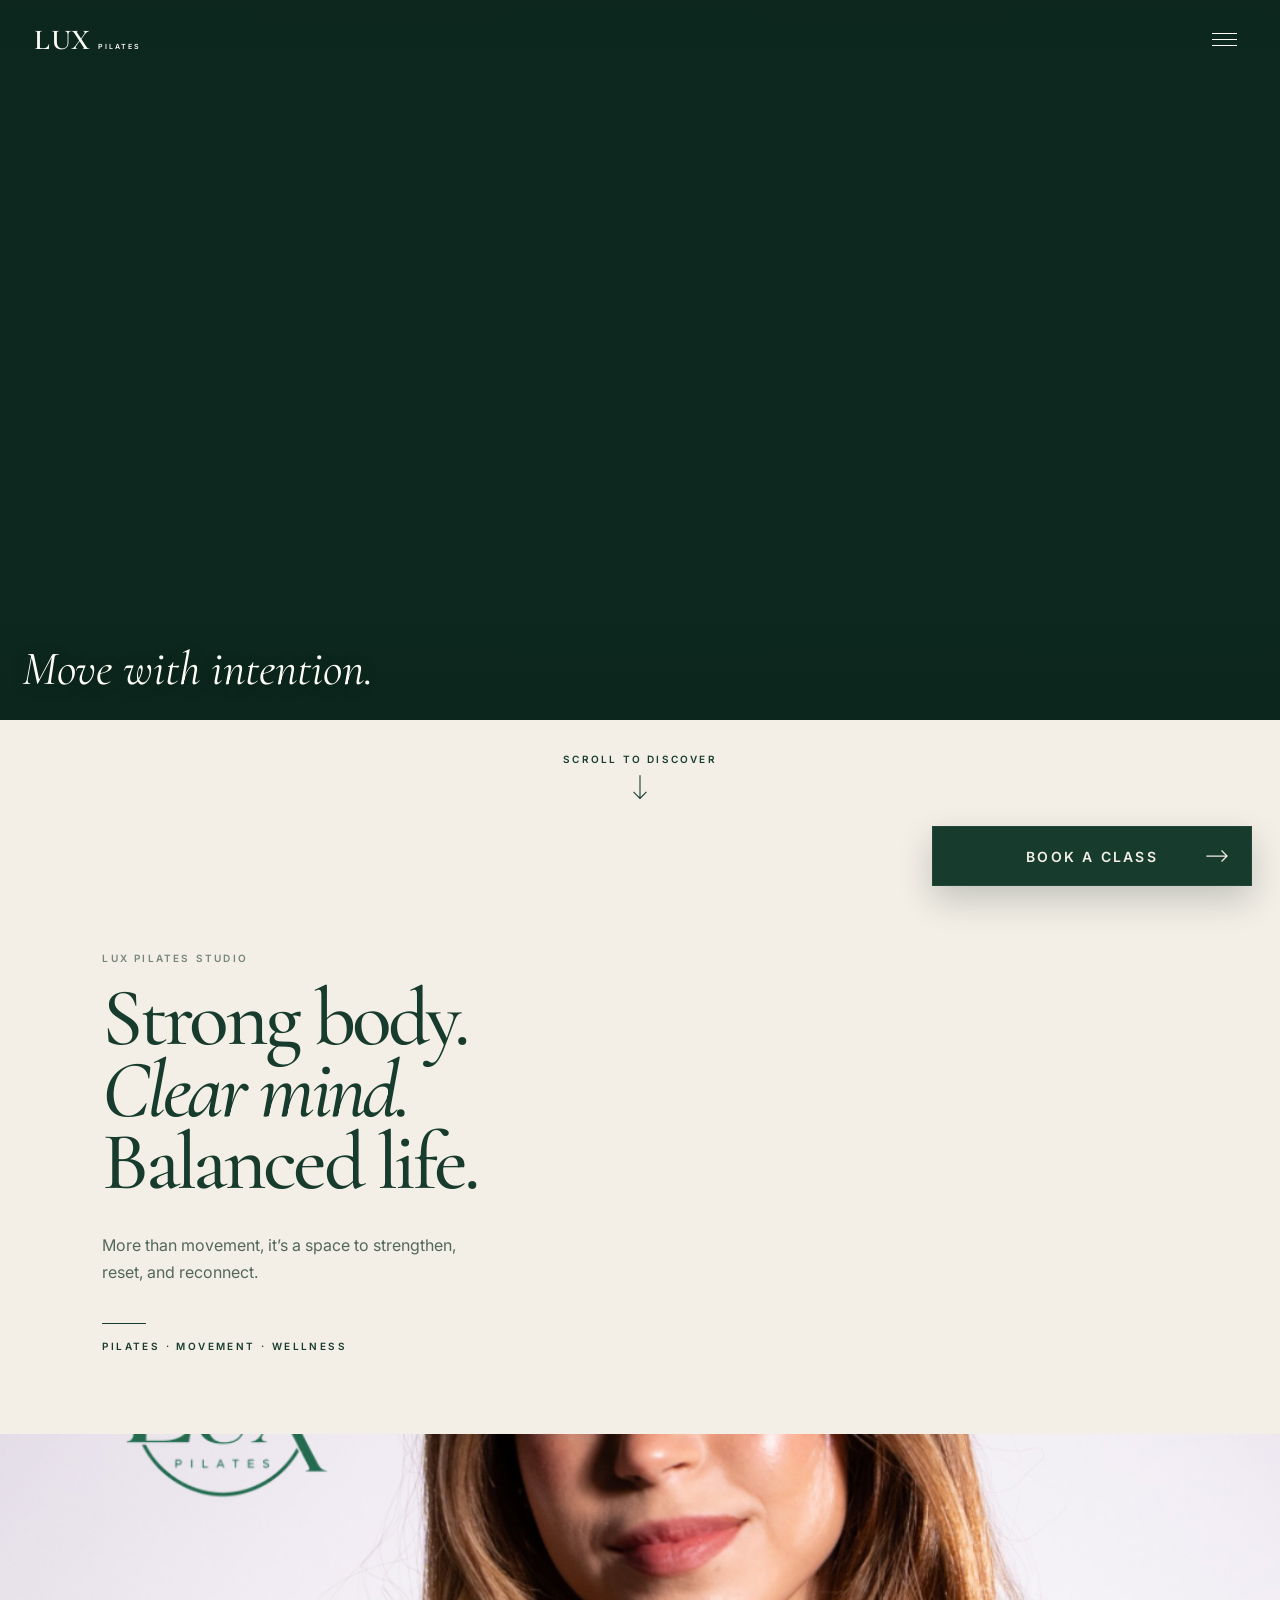
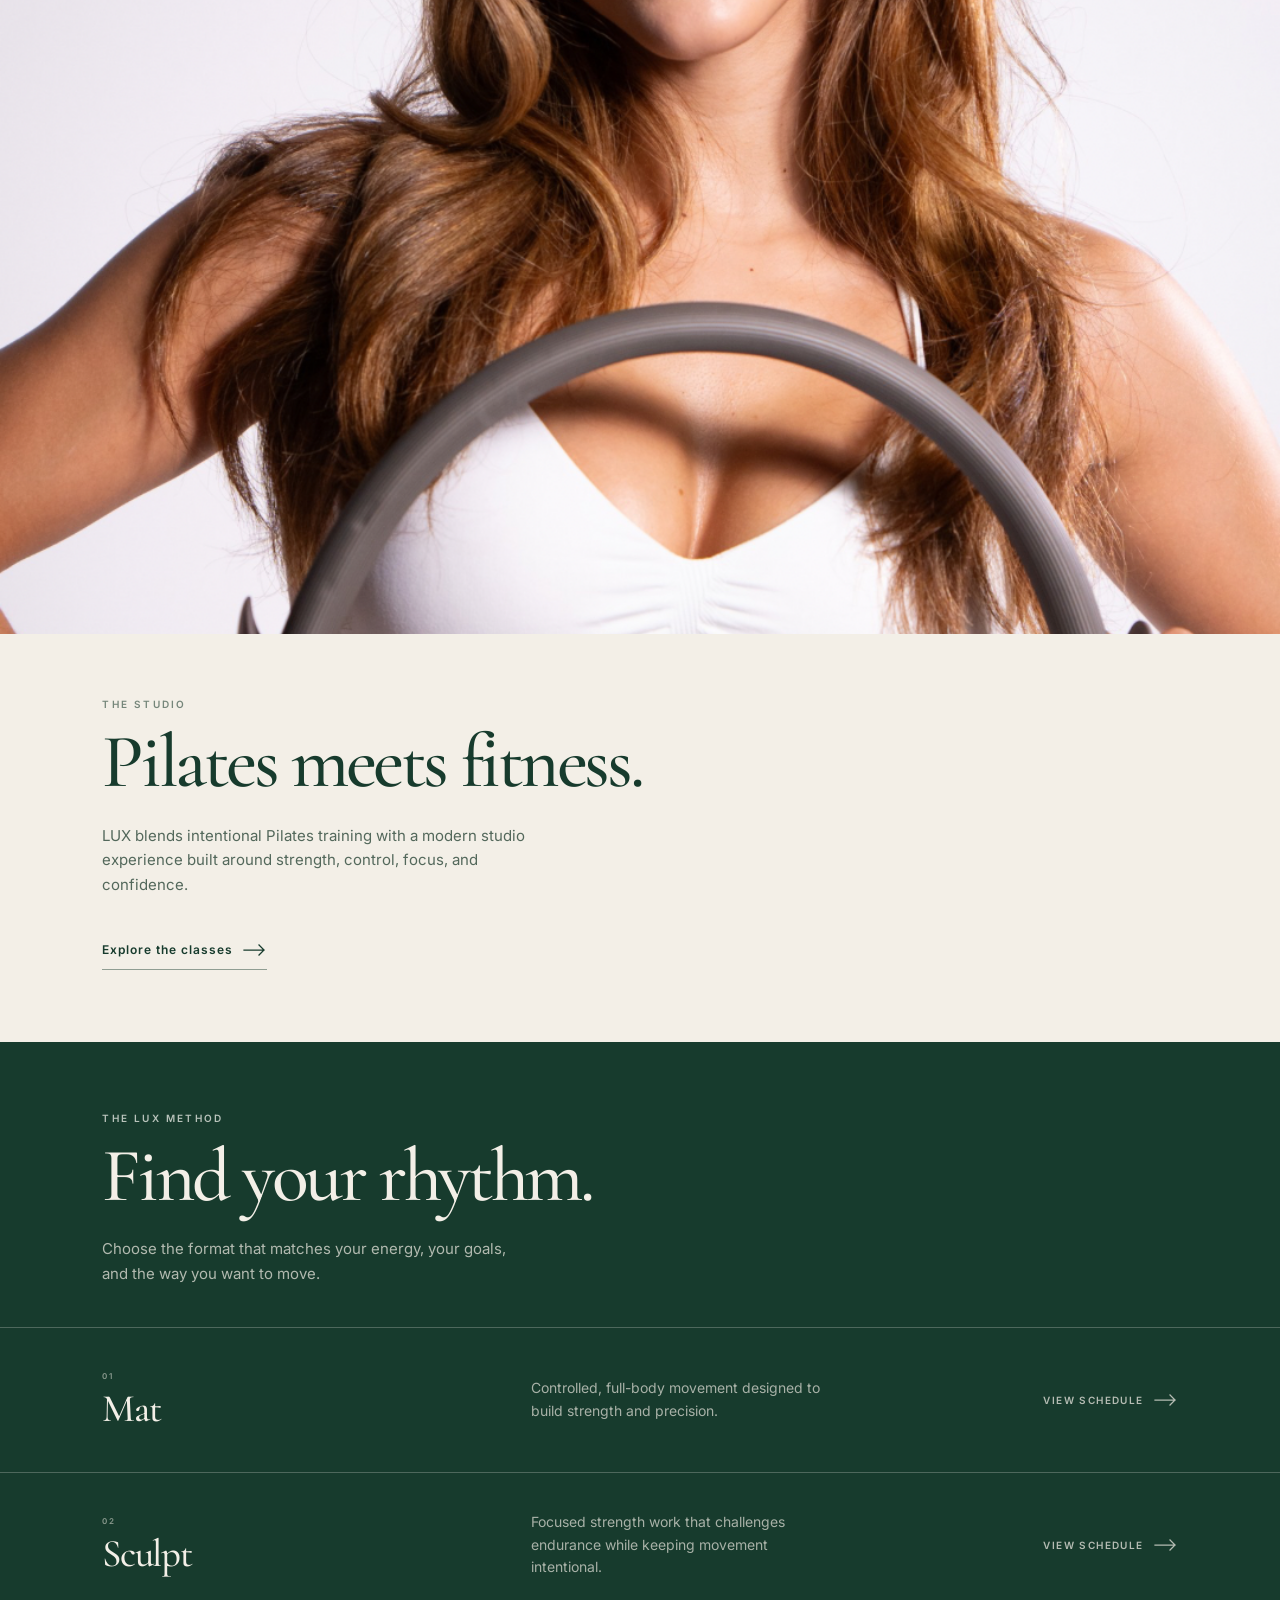
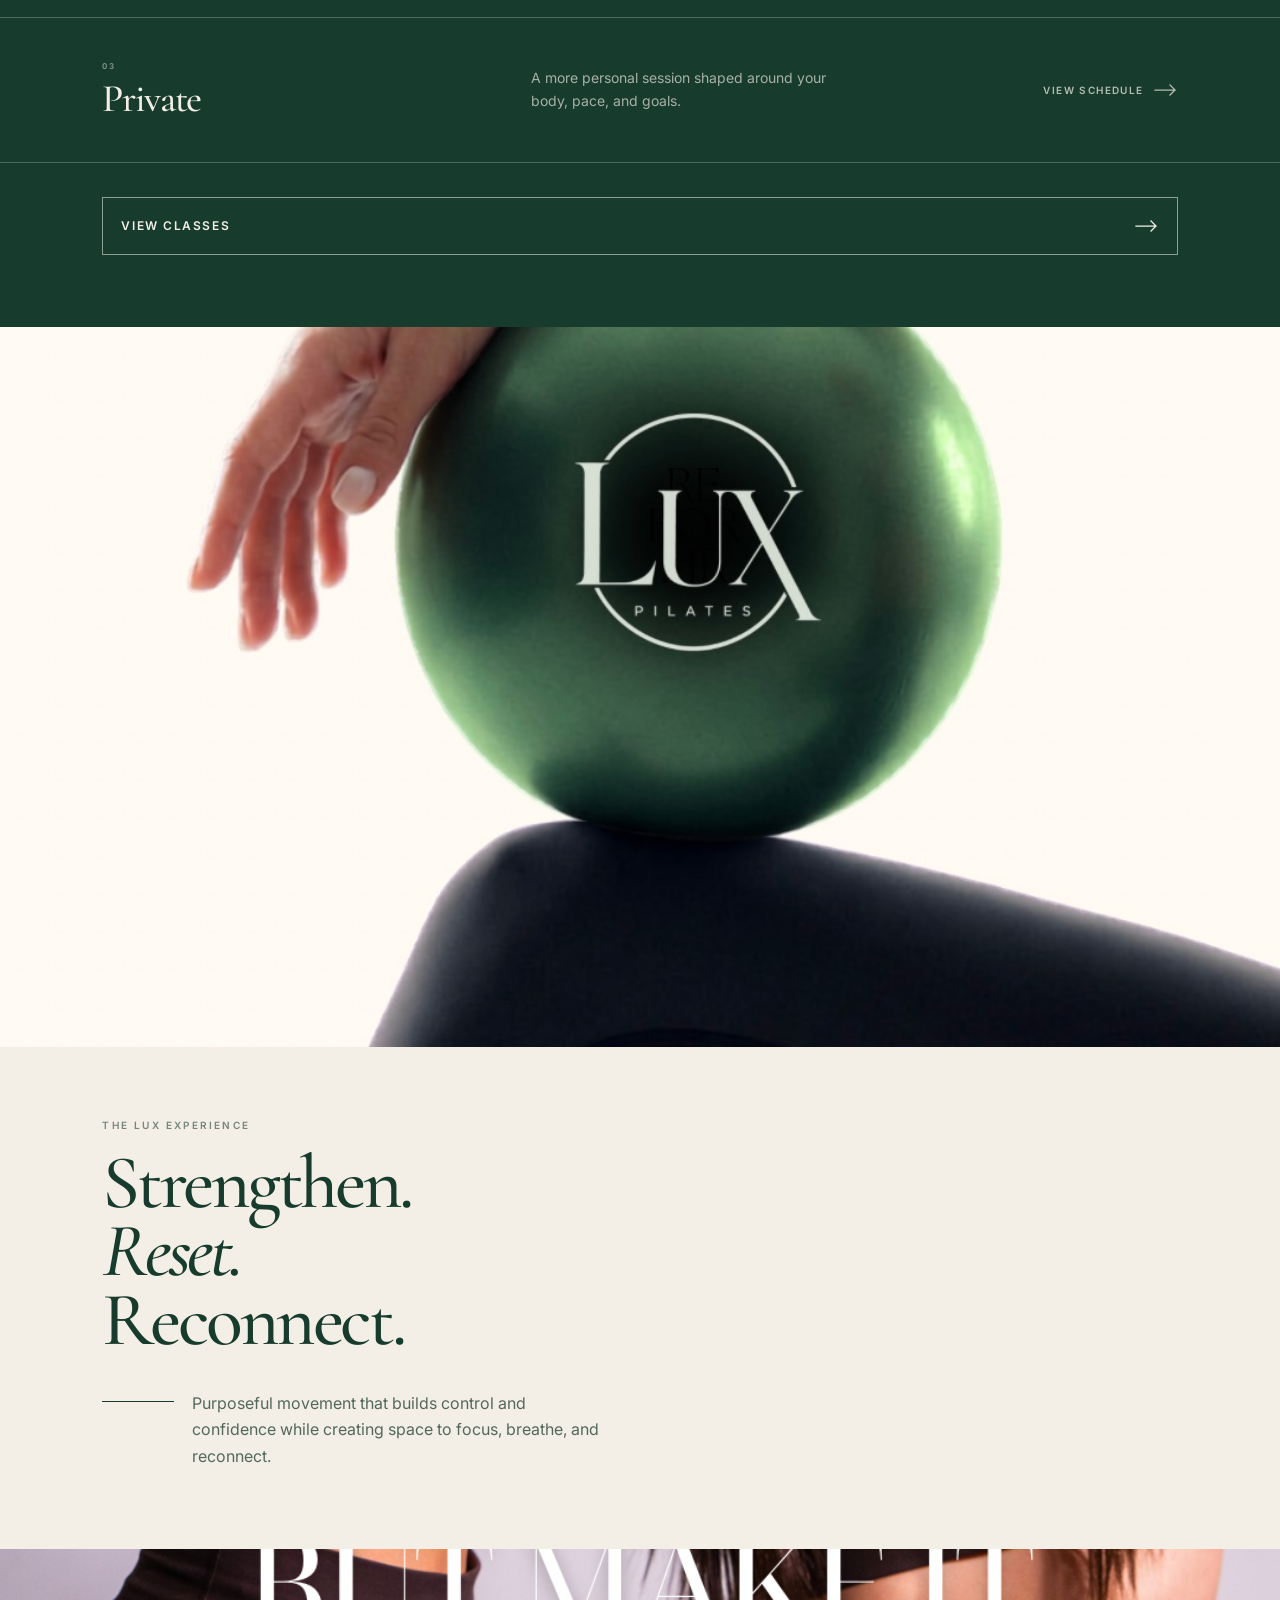
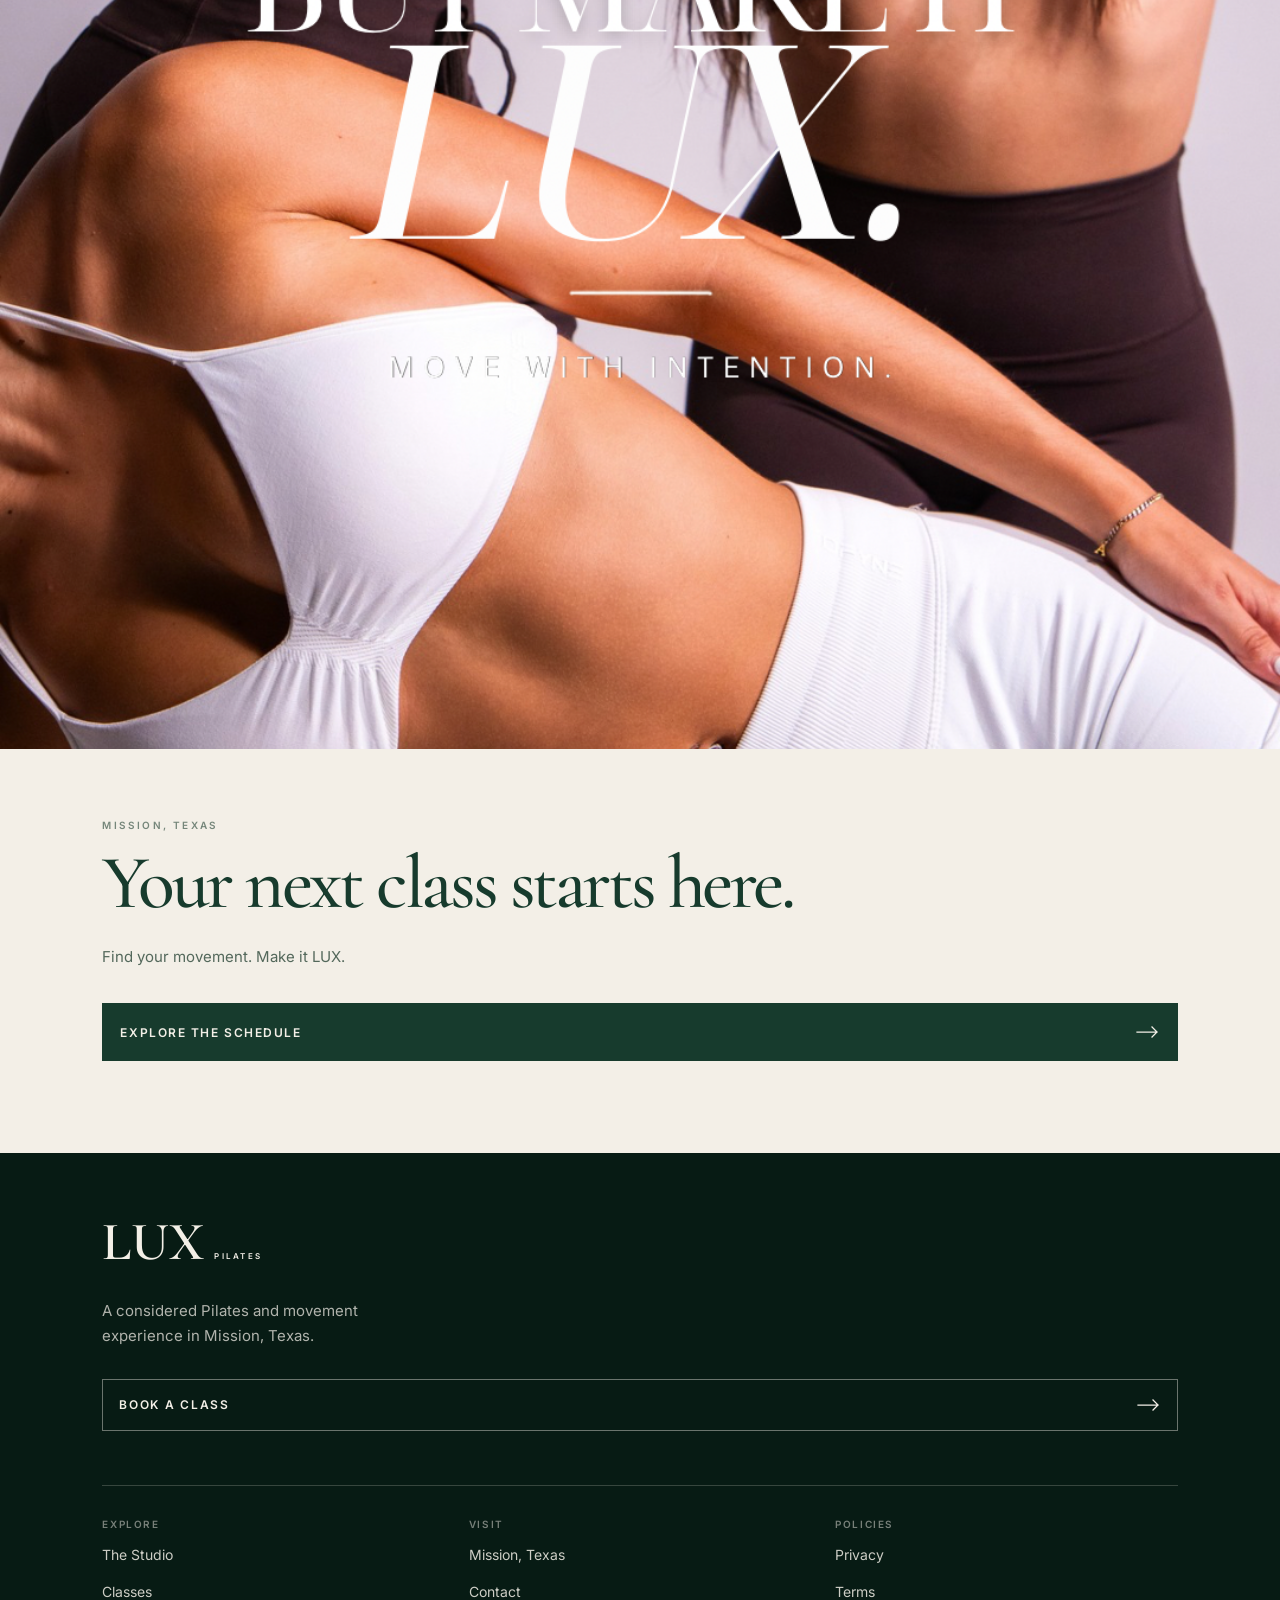
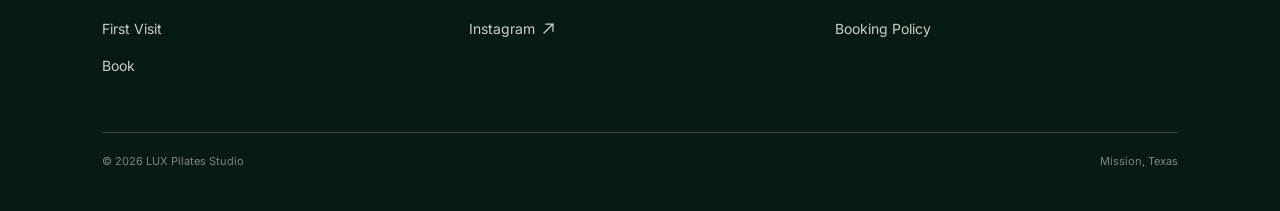
<file: index.html>
<!doctype html>
<html lang="en">
<head>
  <meta charset="utf-8" />
  <meta name="viewport" content="width=device-width, initial-scale=1, viewport-fit=cover" />
  <meta name="theme-color" content="#173b2d" />
  <meta name="description" content="LUX Pilates Studio in Mission, Texas. Strong body. Clear mind. Balanced life." />
  <title>LUX Pilates Studio — Mission, TX</title>
  <link rel="icon" href="data:image/svg+xml,%3Csvg xmlns='http://www.w3.org/2000/svg' viewBox='0 0 64 64'%3E%3Crect width='64' height='64' fill='%23173b2d'/%3E%3Ctext x='32' y='45' text-anchor='middle' font-family='serif' font-size='44' fill='%23f3efe7'%3EL%3C/text%3E%3C/svg%3E" />

  <link rel="preconnect" href="https://fonts.googleapis.com">
  <link rel="preconnect" href="https://fonts.gstatic.com" crossorigin>
  <link href="https://fonts.googleapis.com/css2?family=Cormorant+Garamond:ital,wght@0,500;0,600;1,500&family=Inter:wght@400;500;600&display=swap" rel="stylesheet">
  <link rel="stylesheet" href="styles.css?v=20260925-6" />
</head>

<body class="home-page">
  <main>
    <section class="hero" aria-label="LUX Pilates introduction">
      <video
        id="heroVideo"
        class="hero__video"
        autoplay
        muted
        playsinline
        loop
        preload="metadata"
      >
        <source src="lux-hero.mp4" type="video/mp4" />
      </video>
      <div class="hero__veil" aria-hidden="true"></div>

      <header id="siteHeader" class="site-header js-reveal" aria-label="Primary navigation">
        <a class="wordmark" href="index.html" aria-label="LUX Pilates home">
          <span class="wordmark__lux">LUX</span>
          <span class="wordmark__studio">PILATES</span>
        </a>

        <button class="menu-toggle" type="button" aria-label="Open menu" aria-controls="mobileMenu" aria-expanded="false">
          <span></span><span></span><span></span>
        </button>
      </header>

      <div class="hero__caption js-reveal" aria-hidden="true">
        <span>Move with intention.</span>
      </div>

      <a id="bookingCta" class="booking-cta js-reveal" href="booking.html">
        <span>BOOK A CLASS</span>
        <svg class="icon-arrow" viewBox="0 0 24 12" aria-hidden="true"><path d="M1 6h20M16 1l5 5-5 5" /></svg>
      </a>
    </section>

    <div class="scroll-cue" aria-hidden="true">
      <span>SCROLL TO DISCOVER</span>
      <svg viewBox="0 0 20 30"><path d="M10 1v26M3 20l7 7 7-7" /></svg>
    </div>

    <section class="brand-manifesto section-pad reveal-on-scroll" id="about">
      <p class="eyebrow">LUX PILATES STUDIO</p>
      <h1>
        Strong body.<br>
        <em>Clear mind.</em><br>
        Balanced life.
      </h1>
      <p class="lead-copy">
        More than movement, it’s a space to strengthen, reset, and reconnect.
      </p>
      <div class="micro-rule" aria-hidden="true"></div>
      <p class="micro-copy">PILATES · MOVEMENT · WELLNESS</p>
    </section>

    <section class="editorial-image editorial-image--portrait reveal-on-scroll" aria-label="LUX Pilates portrait"></section>

    <section class="intro-copy section-pad reveal-on-scroll" id="first-visit">
      <p class="eyebrow">THE STUDIO</p>
      <h2>Pilates meets fitness.</h2>
      <p>
        LUX blends intentional Pilates training with a modern studio experience built around strength, control, focus, and confidence.
      </p>
      <a class="text-link" href="#classes">Explore the classes <svg class="icon-arrow" viewBox="0 0 24 12" aria-hidden="true"><path d="M1 6h20M16 1l5 5-5 5" /></svg></a>
    </section>

    <section class="class-section" id="classes">
      <div class="class-section__header section-pad reveal-on-scroll">
        <p class="eyebrow">THE LUX METHOD</p>
        <h2>Find your rhythm.</h2>
        <p>
          Choose the format that matches your energy, your goals, and the way you want to move.
        </p>
      </div>

      <div class="class-list">
        <a class="class-row reveal-on-scroll" href="booking.html" aria-label="View Mat classes">
          <div>
            <span class="class-row__index">01</span>
            <h3>Mat</h3>
          </div>
          <p>Controlled, full-body movement designed to build strength and precision.</p>
          <span class="class-row__action">VIEW SCHEDULE <svg class="icon-arrow" viewBox="0 0 24 12" aria-hidden="true"><path d="M1 6h20M16 1l5 5-5 5" /></svg></span>
        </a>

        <a class="class-row reveal-on-scroll" href="booking.html" aria-label="View Sculpt classes">
          <div>
            <span class="class-row__index">02</span>
            <h3>Sculpt</h3>
          </div>
          <p>Focused strength work that challenges endurance while keeping movement intentional.</p>
          <span class="class-row__action">VIEW SCHEDULE <svg class="icon-arrow" viewBox="0 0 24 12" aria-hidden="true"><path d="M1 6h20M16 1l5 5-5 5" /></svg></span>
        </a>

        <a class="class-row reveal-on-scroll" href="booking.html" aria-label="View Private sessions">
          <div>
            <span class="class-row__index">03</span>
            <h3>Private</h3>
          </div>
          <p>A more personal session shaped around your body, pace, and goals.</p>
          <span class="class-row__action">VIEW SCHEDULE <svg class="icon-arrow" viewBox="0 0 24 12" aria-hidden="true"><path d="M1 6h20M16 1l5 5-5 5" /></svg></span>
        </a>
      </div>

      <div class="class-section__cta reveal-on-scroll">
        <a class="outline-button" href="booking.html">VIEW CLASSES <svg class="icon-arrow" viewBox="0 0 24 12" aria-hidden="true"><path d="M1 6h20M16 1l5 5-5 5" /></svg></a>
      </div>
    </section>

    <section class="editorial-image editorial-image--ball reveal-on-scroll" aria-label="LUX Pilates green ball image"></section>

    <section class="lux-values section-pad">
      <p class="eyebrow reveal-on-scroll">THE LUX EXPERIENCE</p>
      <h2 class="reveal-on-scroll">Strengthen.<br><em>Reset.</em><br>Reconnect.</h2>
      <div class="lux-values__statement reveal-on-scroll">
        <span aria-hidden="true"></span>
        <p>Purposeful movement that builds control and confidence while creating space to focus, breathe, and reconnect.</p>
      </div>
    </section>

    <section class="editorial-image editorial-image--lux reveal-on-scroll" aria-label="Pilates but make it LUX"></section>

    <section class="closing-cta section-pad reveal-on-scroll">
      <p class="eyebrow">MISSION, TEXAS</p>
      <h2>Your next class starts here.</h2>
      <p>Find your movement. Make it LUX.</p>
      <a class="primary-button" href="booking.html">
        <span>EXPLORE THE SCHEDULE</span>
        <svg class="icon-arrow" viewBox="0 0 24 12" aria-hidden="true"><path d="M1 6h20M16 1l5 5-5 5" /></svg>
      </a>
    </section>

    <footer class="site-footer" id="footer">
      <div class="site-footer__intro">
        <div class="site-footer__brand">
          <div class="footer-mark">LUX</div>
          <span>PILATES</span>
        </div>
        <p>A considered Pilates and movement experience in Mission, Texas.</p>
        <a class="site-footer__book" href="booking.html">BOOK A CLASS <svg class="icon-arrow" viewBox="0 0 24 12" aria-hidden="true"><path d="M1 6h20M16 1l5 5-5 5" /></svg></a>
      </div>

      <div class="site-footer__grid">
        <nav aria-label="Footer navigation">
          <p>EXPLORE</p>
          <a href="#about">The Studio</a>
          <a href="#classes">Classes</a>
          <a href="#first-visit">First Visit</a>
          <a href="booking.html">Book</a>
        </nav>

        <div>
          <p>VISIT</p>
          <span>Mission, Texas</span>
          <a href="information.html#contact">Contact</a>
          <a href="https://www.instagram.com/lux.pilatestudio/" target="_blank" rel="noreferrer">Instagram <svg class="icon-external" viewBox="0 0 14 14" aria-hidden="true"><path d="M5 2h7v7M12 2 3 11" /></svg></a>
        </div>

        <div>
          <p>POLICIES</p>
          <a href="information.html#privacy">Privacy</a>
          <a href="information.html#terms">Terms</a>
          <a href="information.html#booking-policy">Booking Policy</a>
        </div>
      </div>

      <div class="site-footer__bottom">
        <p>© 2026 LUX Pilates Studio</p>
        <p>Mission, Texas</p>
      </div>
    </footer>
  </main>

  <aside id="mobileMenu" class="mobile-menu" aria-hidden="true" inert>
    <div class="mobile-menu__top">
      <div class="wordmark wordmark--dark" aria-hidden="true">
        <span class="wordmark__lux">LUX</span>
        <span class="wordmark__studio">PILATES</span>
      </div>
      <button class="menu-close" type="button" aria-label="Close menu">×</button>
    </div>

    <nav class="mobile-menu__links" aria-label="Mobile">
      <a href="#about">The Studio</a>
      <a href="#classes">Classes</a>
      <a href="#first-visit">First Visit</a>
      <a href="booking.html">Book</a>
    </nav>

    <div class="mobile-menu__footer">
      <p>Mission, Texas</p>
      <a href="https://www.instagram.com/lux.pilatestudio/" target="_blank" rel="noreferrer">Instagram</a>
    </div>
  </aside>

  <script src="script.js?v=20260925-3"></script>
</body>
</html>
</file>
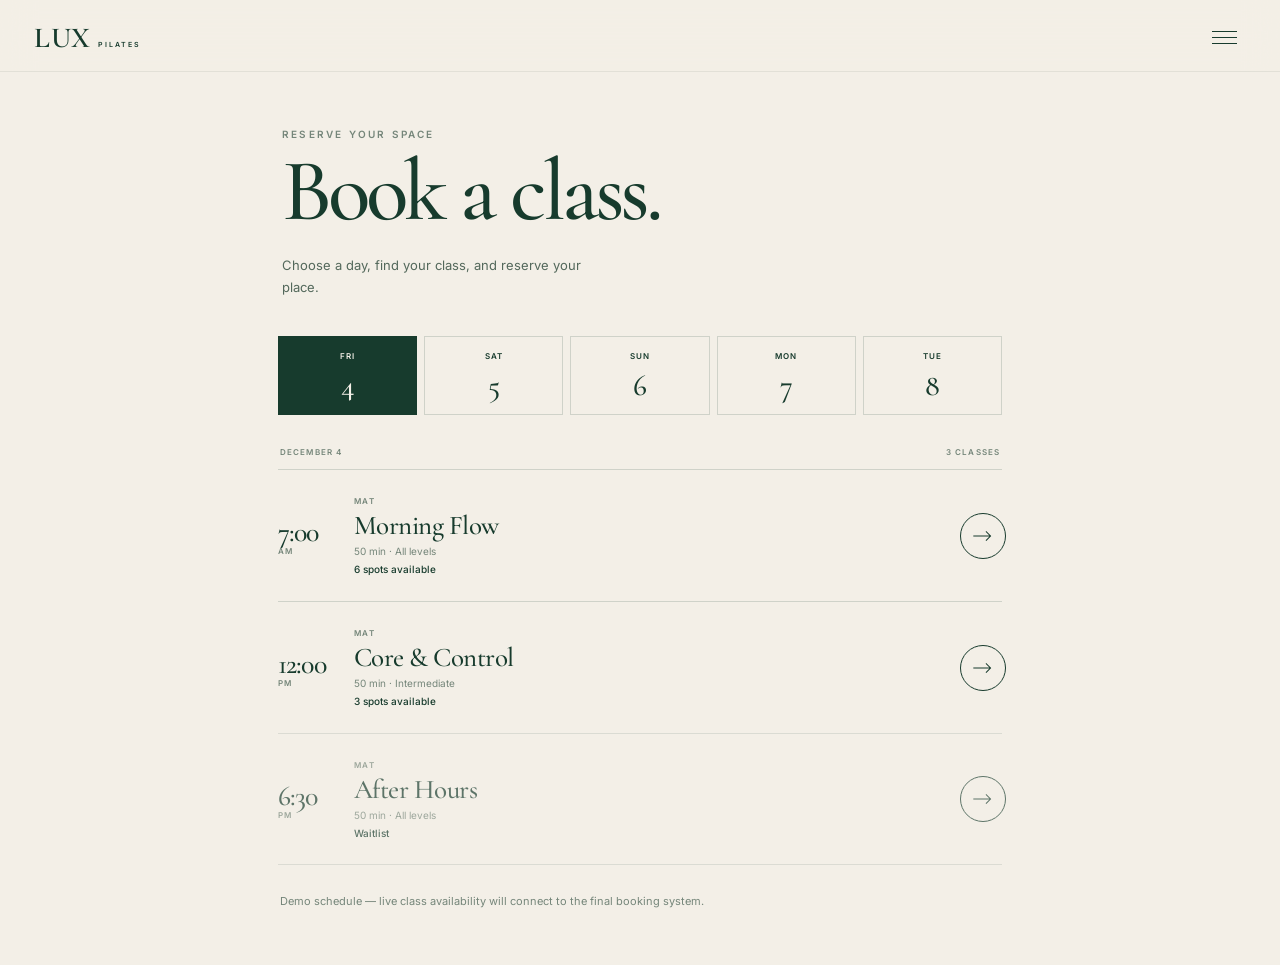
<file: booking.html>
<!doctype html>
<html lang="en">
<head>
  <meta charset="utf-8" />
  <meta name="viewport" content="width=device-width, initial-scale=1, viewport-fit=cover" />
  <meta name="theme-color" content="#f3ede4" />
  <meta name="description" content="Book a class at LUX Pilates Studio." />
  <title>Book a Class — LUX Pilates</title>
  <link rel="icon" href="data:image/svg+xml,%3Csvg xmlns='http://www.w3.org/2000/svg' viewBox='0 0 64 64'%3E%3Crect width='64' height='64' fill='%23173b2d'/%3E%3Ctext x='32' y='45' text-anchor='middle' font-family='serif' font-size='44' fill='%23f3efe7'%3EL%3C/text%3E%3C/svg%3E" />
  <link rel="preconnect" href="https://fonts.googleapis.com">
  <link rel="preconnect" href="https://fonts.gstatic.com" crossorigin>
  <link href="https://fonts.googleapis.com/css2?family=Cormorant+Garamond:ital,wght@0,500;1,500&family=Inter:wght@400;500;600&display=swap" rel="stylesheet">
  <link rel="stylesheet" href="styles.css?v=20260925-6" />
</head>
<body class="booking-page">
  <header class="booking-header">
    <a class="wordmark wordmark--dark" href="index.html" aria-label="LUX Pilates home">
      <span class="wordmark__lux">LUX</span>
      <span class="wordmark__studio">PILATES</span>
    </a>
    <button class="menu-toggle menu-toggle--dark" type="button" aria-label="Open menu" aria-controls="mobileMenu" aria-expanded="false">
      <span></span><span></span><span></span>
    </button>
  </header>

  <main class="booking-main">
    <section class="booking-intro">
      <p class="eyebrow">RESERVE YOUR SPACE</p>
      <h1>Book a class.</h1>
      <p>Choose a day, find your class, and reserve your place.</p>
    </section>

    <section class="date-strip" aria-label="Choose a day">
      <button class="date-chip is-active" type="button" aria-pressed="true">
        <span>FRI</span><strong>25</strong>
      </button>
      <button class="date-chip" type="button" aria-pressed="false">
        <span>SAT</span><strong>26</strong>
      </button>
      <button class="date-chip" type="button" aria-pressed="false">
        <span>SUN</span><strong>27</strong>
      </button>
      <button class="date-chip" type="button" aria-pressed="false">
        <span>MON</span><strong>28</strong>
      </button>
      <button class="date-chip" type="button" aria-pressed="false">
        <span>TUE</span><strong>29</strong>
      </button>
    </section>

    <section class="schedule" aria-label="Available classes">
      <div class="schedule-heading">
        <span>SEPTEMBER 25</span>
        <span>3 CLASSES</span>
      </div>

      <article class="class-card" data-class-card>
        <div class="class-card__time">
          <strong>7:00</strong><span>AM</span>
        </div>
        <div class="class-card__body">
          <p class="class-card__type">REFORMER</p>
          <h2>Morning Flow</h2>
          <p>50 min · All levels</p>
          <p class="availability">6 spots available</p>
        </div>
        <button class="class-card__action" type="button" aria-label="Reserve Morning Flow"><svg class="icon-arrow" viewBox="0 0 24 12" aria-hidden="true"><path d="M1 6h20M16 1l5 5-5 5" /></svg></button>
      </article>

      <article class="class-card" data-class-card>
        <div class="class-card__time">
          <strong>12:00</strong><span>PM</span>
        </div>
        <div class="class-card__body">
          <p class="class-card__type">REFORMER</p>
          <h2>Core & Control</h2>
          <p>50 min · Intermediate</p>
          <p class="availability">3 spots available</p>
        </div>
        <button class="class-card__action" type="button" aria-label="Reserve Core and Control"><svg class="icon-arrow" viewBox="0 0 24 12" aria-hidden="true"><path d="M1 6h20M16 1l5 5-5 5" /></svg></button>
      </article>

      <article class="class-card class-card--waitlist" data-class-card>
        <div class="class-card__time">
          <strong>6:30</strong><span>PM</span>
        </div>
        <div class="class-card__body">
          <p class="class-card__type">REFORMER</p>
          <h2>After Hours</h2>
          <p>50 min · All levels</p>
          <p class="availability">Waitlist</p>
        </div>
        <button class="class-card__action" type="button" aria-label="Join After Hours waitlist"><svg class="icon-arrow" viewBox="0 0 24 12" aria-hidden="true"><path d="M1 6h20M16 1l5 5-5 5" /></svg></button>
      </article>
    </section>

    <p class="booking-disclaimer">Demo schedule — live class availability will connect to the final booking system.</p>
  </main>

  <div id="bookingSheet" class="booking-sheet" aria-hidden="true" hidden>
    <button class="booking-sheet__backdrop" type="button" aria-label="Close booking details"></button>
    <section
      class="booking-sheet__panel"
      role="dialog"
      aria-modal="true"
      aria-labelledby="bookingSheetTitle"
    >
      <button class="booking-sheet__close" type="button" aria-label="Close booking details">×</button>

      <div class="booking-sheet__selection" data-booking-selection>
        <p class="eyebrow">YOUR CLASS</p>
        <p class="booking-sheet__date" data-booking-date></p>
        <h2 id="bookingSheetTitle" data-booking-title></h2>
        <p class="booking-sheet__meta" data-booking-meta></p>
        <p class="booking-sheet__availability" data-booking-availability></p>
        <button class="booking-sheet__reserve" type="button" data-booking-reserve>RESERVE SPOT <svg class="icon-arrow" viewBox="0 0 24 12" aria-hidden="true"><path d="M1 6h20M16 1l5 5-5 5" /></svg></button>
      </div>

      <div class="booking-sheet__confirmation" data-booking-confirmation hidden>
        <p class="booking-sheet__check" aria-hidden="true">✓</p>
        <p class="eyebrow">DEMO CONFIRMATION</p>
        <h2 data-confirmation-title>Your spot is reserved.</h2>
        <p data-confirmation-copy>This demo reservation has been confirmed.</p>
        <button class="booking-sheet__done" type="button" data-booking-done>DONE</button>
      </div>
    </section>
  </div>

  <aside id="mobileMenu" class="mobile-menu" aria-hidden="true" inert>
    <div class="mobile-menu__top">
      <div class="wordmark wordmark--dark" aria-hidden="true">
        <span class="wordmark__lux">LUX</span>
        <span class="wordmark__studio">PILATES</span>
      </div>
      <button class="menu-close" type="button" aria-label="Close menu">×</button>
    </div>
    <nav class="mobile-menu__links" aria-label="Mobile">
      <a href="index.html#about">The Studio</a>
      <a href="index.html#classes">Classes</a>
      <a href="index.html#first-visit">First Visit</a>
      <a href="booking.html" aria-current="page">Book</a>
    </nav>
    <p class="mobile-menu__note">Pilates meets fitness.</p>
  </aside>

  <script src="script.js?v=20260925-3"></script>
</body>
</html>
</file>
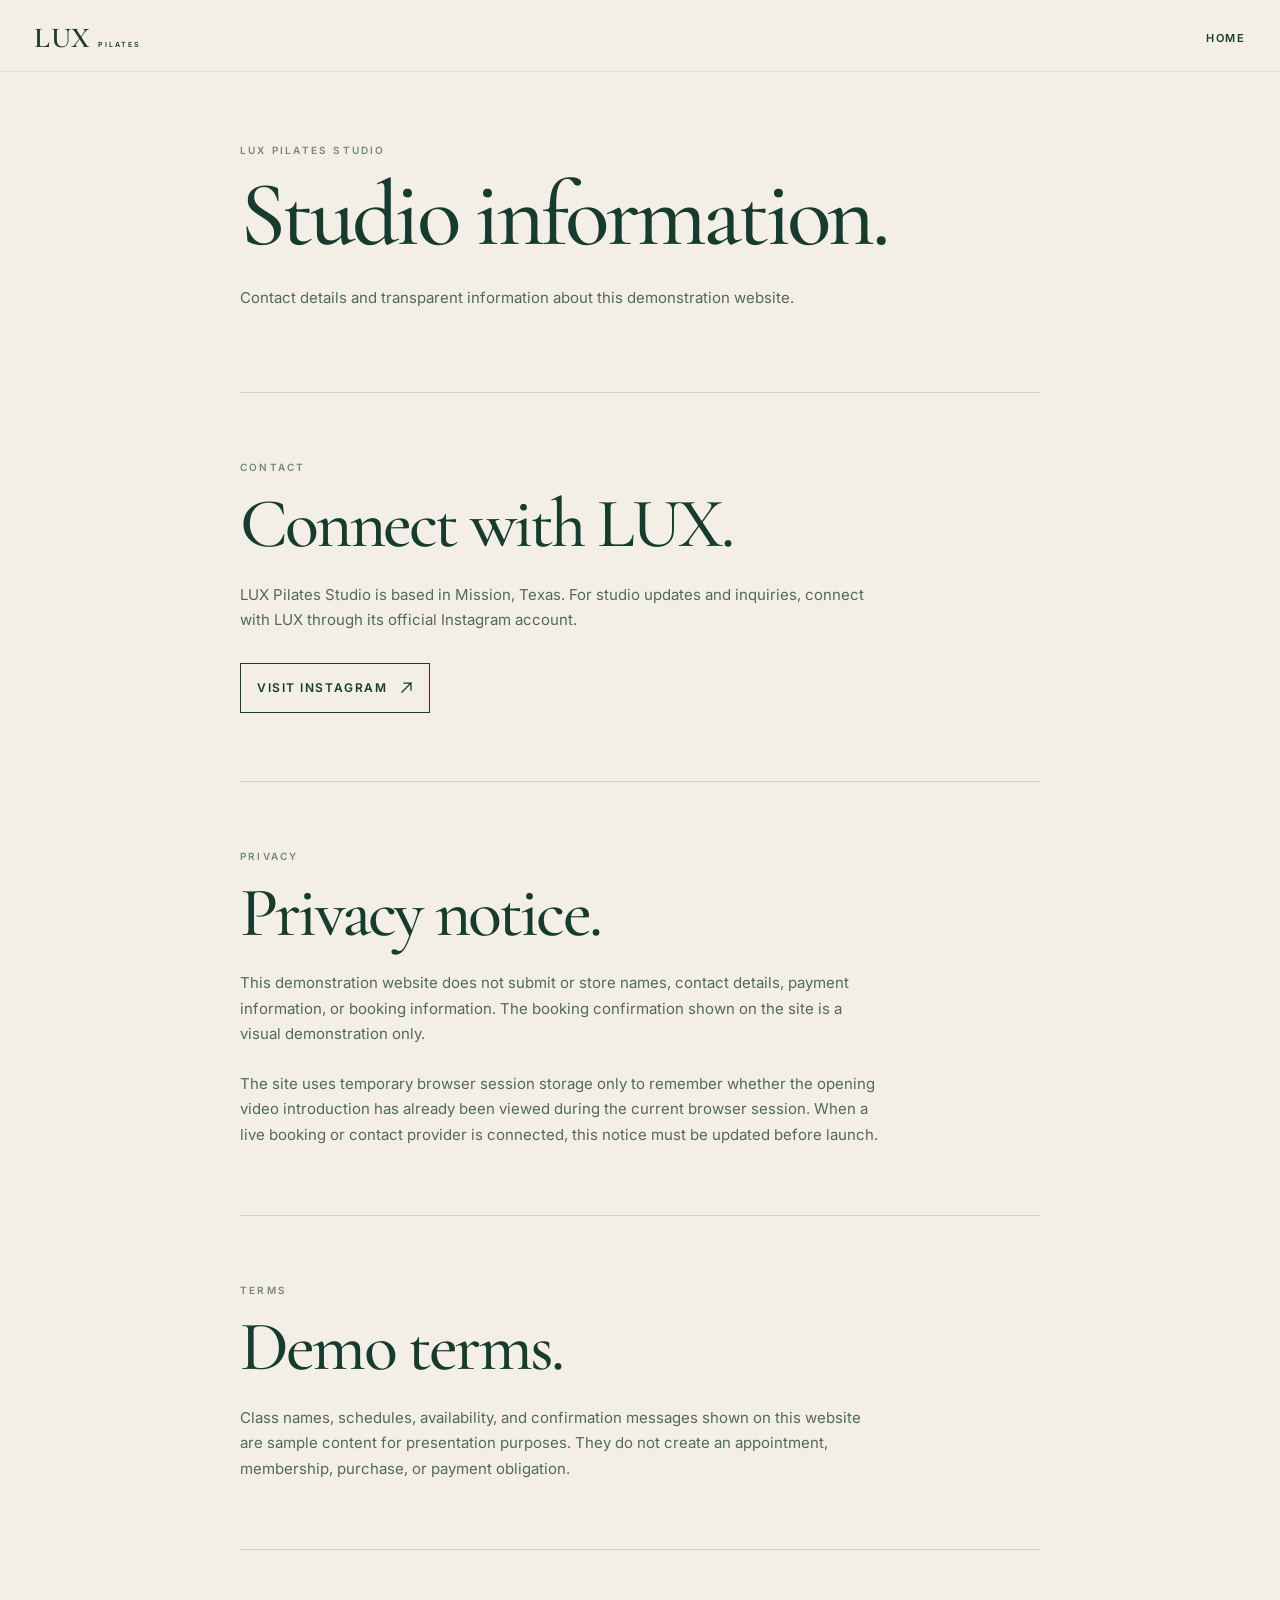
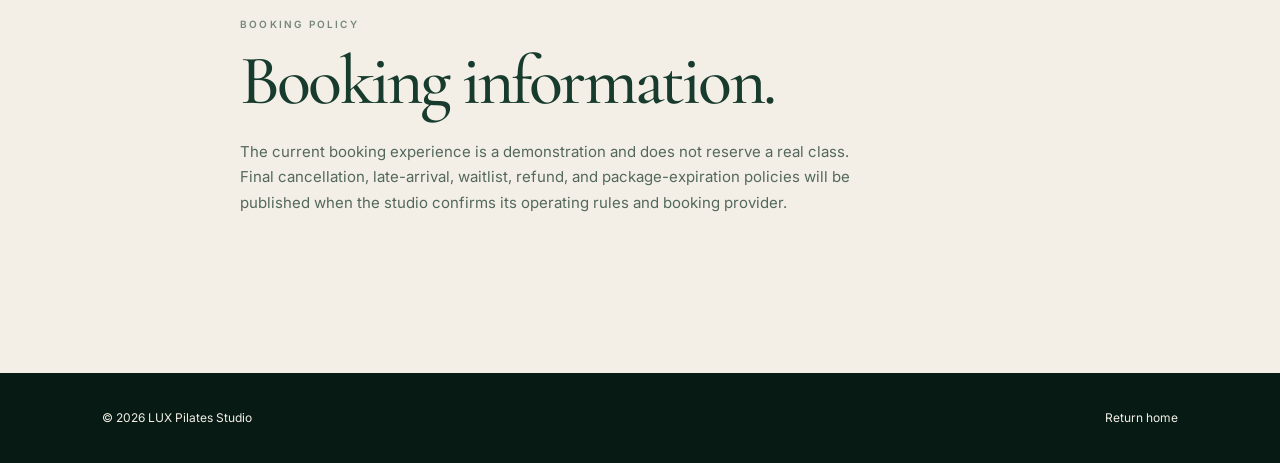
<file: information.html>
<!doctype html>
<html lang="en">
<head>
  <meta charset="utf-8" />
  <meta name="viewport" content="width=device-width, initial-scale=1, viewport-fit=cover" />
  <meta name="theme-color" content="#f3efe7" />
  <meta name="description" content="Contact and website policies for LUX Pilates Studio." />
  <title>Contact & Policies — LUX Pilates</title>
  <link rel="icon" href="data:image/svg+xml,%3Csvg xmlns='http://www.w3.org/2000/svg' viewBox='0 0 64 64'%3E%3Crect width='64' height='64' fill='%23173b2d'/%3E%3Ctext x='32' y='45' text-anchor='middle' font-family='serif' font-size='44' fill='%23f3efe7'%3EL%3C/text%3E%3C/svg%3E" />
  <link rel="preconnect" href="https://fonts.googleapis.com">
  <link rel="preconnect" href="https://fonts.gstatic.com" crossorigin>
  <link href="https://fonts.googleapis.com/css2?family=Cormorant+Garamond:ital,wght@0,500;0,600;1,500&family=Inter:wght@400;500;600&display=swap" rel="stylesheet">
  <link rel="stylesheet" href="styles.css?v=20260925-6" />
</head>
<body class="info-page">
  <header class="booking-header">
    <a class="wordmark wordmark--dark" href="index.html" aria-label="LUX Pilates home">
      <span class="wordmark__lux">LUX</span>
      <span class="wordmark__studio">PILATES</span>
    </a>
    <a class="info-header__home" href="index.html">HOME</a>
  </header>

  <main class="info-main">
    <header class="info-intro">
      <p class="eyebrow">LUX PILATES STUDIO</p>
      <h1>Studio information.</h1>
      <p>Contact details and transparent information about this demonstration website.</p>
    </header>

    <section class="info-section" id="contact">
      <p class="eyebrow">CONTACT</p>
      <h2>Connect with LUX.</h2>
      <p>LUX Pilates Studio is based in Mission, Texas. For studio updates and inquiries, connect with LUX through its official Instagram account.</p>
      <a class="info-link" href="https://www.instagram.com/lux.pilatestudio/" target="_blank" rel="noreferrer">VISIT INSTAGRAM <svg class="icon-external" viewBox="0 0 14 14" aria-hidden="true"><path d="M5 2h7v7M12 2 3 11" /></svg></a>
    </section>

    <section class="info-section" id="privacy">
      <p class="eyebrow">PRIVACY</p>
      <h2>Privacy notice.</h2>
      <p>This demonstration website does not submit or store names, contact details, payment information, or booking information. The booking confirmation shown on the site is a visual demonstration only.</p>
      <p>The site uses temporary browser session storage only to remember whether the opening video introduction has already been viewed during the current browser session. When a live booking or contact provider is connected, this notice must be updated before launch.</p>
    </section>

    <section class="info-section" id="terms">
      <p class="eyebrow">TERMS</p>
      <h2>Demo terms.</h2>
      <p>Class names, schedules, availability, and confirmation messages shown on this website are sample content for presentation purposes. They do not create an appointment, membership, purchase, or payment obligation.</p>
    </section>

    <section class="info-section" id="booking-policy">
      <p class="eyebrow">BOOKING POLICY</p>
      <h2>Booking information.</h2>
      <p>The current booking experience is a demonstration and does not reserve a real class. Final cancellation, late-arrival, waitlist, refund, and package-expiration policies will be published when the studio confirms its operating rules and booking provider.</p>
    </section>
  </main>

  <footer class="info-footer">
    <p>© 2026 LUX Pilates Studio</p>
    <a href="index.html">Return home</a>
  </footer>
</body>
</html>
</file>
<file: styles.css>
:root {
  --cream: #f3efe7;
  --cream-2: #e7dfd2;
  --paper: #faf7f1;
  --forest: #173b2d;
  --forest-deep: #0d291f;
  --forest-black: #071b14;
  --sage: #75867a;
  --sand: #cec2ad;
  --white: #fffdf8;
  --line: rgba(23, 59, 45, 0.16);
  --line-light: rgba(243, 239, 231, 0.25);
  --sans: "Inter", Arial, sans-serif;
  --serif: "Cormorant Garamond", Georgia, serif;
  --safe-bottom: max(14px, env(safe-area-inset-bottom));
}

* {
  box-sizing: border-box;
}

html {
  scroll-behavior: smooth;
  background: var(--cream);
}

body {
  margin: 0;
  color: var(--forest);
  background: var(--cream);
  font-family: var(--sans);
  -webkit-font-smoothing: antialiased;
  text-rendering: optimizeLegibility;
}

body.menu-open,
body.booking-open {
  overflow: hidden;
  overscroll-behavior: none;
}

a {
  color: inherit;
  text-decoration: none;
}

button {
  color: inherit;
  font: inherit;
}

a:focus-visible,
button:focus-visible {
  outline: 2px solid currentColor;
  outline-offset: 4px;
}

img,
video {
  display: block;
}

::selection {
  color: var(--cream);
  background: var(--forest);
}

.hero {
  position: relative;
  min-height: 440px;
  height: 80svh;
  overflow: hidden;
  background: var(--forest-deep);
}

.hero__video {
  position: absolute;
  inset: 0;
  width: 100%;
  height: 100%;
  object-fit: cover;
  object-position: center center;
  background: var(--forest-deep);
}

.hero__veil {
  position: absolute;
  inset: 0;
  pointer-events: none;
  background:
    linear-gradient(to bottom, rgba(7, 27, 20, 0.18), transparent 24%),
    linear-gradient(to top, rgba(7, 27, 20, 0.24), transparent 30%);
}

.site-header,
.booking-header {
  display: flex;
  align-items: center;
  justify-content: space-between;
}

.site-header {
  position: fixed;
  z-index: 30;
  top: 0;
  left: 0;
  right: 0;
  min-height: 74px;
  padding: max(14px, env(safe-area-inset-top)) 18px 10px;
  color: var(--white);
  transition:
    opacity 700ms cubic-bezier(.22,.61,.36,1),
    transform 700ms cubic-bezier(.22,.61,.36,1),
    background 280ms ease,
    color 280ms ease,
    border-color 280ms ease,
    backdrop-filter 280ms ease;
}

.site-header.is-scrolled {
  color: var(--forest);
  background: rgba(243, 239, 231, 0.9);
  -webkit-backdrop-filter: blur(16px);
  backdrop-filter: blur(16px);
  border-bottom: 1px solid rgba(23, 59, 45, 0.08);
}

.wordmark {
  display: inline-flex;
  align-items: baseline;
  gap: 7px;
  letter-spacing: -0.03em;
}

.wordmark__lux {
  font-family: var(--serif);
  font-size: 29px;
  font-weight: 600;
  line-height: 1;
  letter-spacing: 0.02em;
}

.wordmark__studio {
  font-size: 7px;
  font-weight: 600;
  letter-spacing: 0.28em;
}

.wordmark--dark {
  color: var(--forest);
}

.menu-toggle,
.menu-close {
  border: 0;
  background: transparent;
  cursor: pointer;
}

.menu-toggle {
  display: grid;
  width: 44px;
  height: 44px;
  place-content: center;
  gap: 5px;
  padding: 0;
}

.menu-toggle span {
  display: block;
  width: 25px;
  height: 1px;
  background: currentColor;
}

.hero__caption {
  position: absolute;
  z-index: 5;
  left: 22px;
  bottom: 28px;
  color: var(--white);
  font-family: var(--serif);
  font-size: clamp(34px, 10vw, 48px);
  font-style: italic;
  line-height: 0.94;
  text-shadow: 0 2px 20px rgba(0, 0, 0, 0.18);
  transition:
    opacity 800ms cubic-bezier(.22,.61,.36,1),
    transform 800ms cubic-bezier(.22,.61,.36,1);
}

.scroll-cue {
  min-height: 20svh;
  display: flex;
  flex-direction: column;
  align-items: center;
  justify-content: center;
  gap: 10px;
  padding: 10px 20px calc(62px + var(--safe-bottom));
  color: var(--forest);
  background: var(--cream);
}

.scroll-cue span {
  font-size: 10px;
  font-weight: 600;
  letter-spacing: 0.22em;
}

.scroll-cue svg {
  width: 20px;
  height: 26px;
  fill: none;
  stroke: currentColor;
  stroke-width: 1.25;
  stroke-linecap: square;
  stroke-linejoin: miter;
  animation: scroll-pulse 1800ms ease-in-out infinite;
}

@keyframes scroll-pulse {
  0%, 100% { opacity: 0.45; transform: translateY(0); }
  50% { opacity: 1; transform: translateY(8px); }
}

.booking-cta {
  position: fixed;
  z-index: 35;
  left: 14px;
  right: 14px;
  bottom: var(--safe-bottom);
  min-height: 60px;
  display: flex;
  align-items: center;
  justify-content: center;
  padding: 0 21px;
  color: var(--cream);
  background: var(--forest);
  border: 1px solid rgba(255,255,255,.06);
  box-shadow: 0 14px 34px rgba(7, 27, 20, 0.2);
  font-size: 14px;
  font-weight: 600;
  letter-spacing: 0.16em;
  transition:
    opacity 750ms cubic-bezier(.22,.61,.36,1),
    transform 750ms cubic-bezier(.22,.61,.36,1),
    background 180ms ease;
}

.booking-cta .icon-arrow {
  position: absolute;
  right: 21px;
}

.booking-cta.is-hidden {
  opacity: 0 !important;
  pointer-events: none !important;
  transform: translateY(calc(100% + 32px)) !important;
}

.icon-arrow,
.icon-external {
  flex: 0 0 auto;
  fill: none;
  stroke: currentColor;
  stroke-width: 1.25;
  stroke-linecap: square;
  stroke-linejoin: miter;
}

.icon-arrow {
  width: 24px;
  height: 12px;
}

.icon-external {
  width: 14px;
  height: 14px;
}

.booking-cta:active {
  background: var(--forest-deep);
}

.home-page .js-reveal {
  opacity: 0;
  pointer-events: none;
}

.home-page .site-header.js-reveal {
  transform: translateY(-16px);
}

.home-page .hero__caption.js-reveal {
  transform: translateY(14px);
}

.home-page .booking-cta.js-reveal {
  transform: translateY(calc(100% + 32px));
}

.home-page.ui-visible .js-reveal {
  opacity: 1;
  transform: translateY(0);
  pointer-events: auto;
}

.section-pad {
  padding-left: 23px;
  padding-right: 23px;
}

#about,
#classes,
#first-visit {
  scroll-margin-top: 82px;
}

.eyebrow {
  margin: 0 0 18px;
  color: var(--sage);
  font-size: 10px;
  font-weight: 600;
  letter-spacing: 0.22em;
}

.brand-manifesto {
  min-height: 0;
  display: flex;
  flex-direction: column;
  justify-content: center;
  padding-top: 52px;
  padding-bottom: 82px;
}

.brand-manifesto h1,
.intro-copy h2,
.class-section__header h2,
.lux-values h2,
.closing-cta h2,
.booking-intro h1 {
  margin: 0;
  font-family: var(--serif);
  font-weight: 500;
  letter-spacing: -0.045em;
}

.brand-manifesto h1 {
  font-size: clamp(52px, 15vw, 82px);
  line-height: 0.88;
}

.brand-manifesto h1 em {
  font-weight: 500;
}

.lead-copy {
  max-width: 390px;
  margin: 34px 0 0;
  color: #53685b;
  font-size: 16px;
  line-height: 1.65;
}

.micro-rule {
  width: 44px;
  height: 1px;
  margin-top: 38px;
  background: var(--forest);
}

.micro-copy {
  margin: 16px 0 0;
  color: var(--forest);
  font-size: 10px;
  font-weight: 600;
  letter-spacing: 0.24em;
}

.editorial-image {
  width: 100%;
  margin: 0;
  background-color: var(--cream-2);
  background-repeat: no-repeat;
  background-size: cover;
  overflow: hidden;
}

.editorial-image--portrait {
  aspect-ratio: 4 / 5;
  background-image: url("assets/lux-portrait.png");
  background-position: center 35%;
}

.editorial-image--ball {
  width: 100%;
  margin: 0;
  aspect-ratio: 4 / 5;
  background-color: var(--paper);
  background-image: url("assets/lux-ball.png");
  background-position: center center;
}

.editorial-image--lux {
  aspect-ratio: 4 / 5;
  background-image: url("assets/lux-editorial.png");
  background-position: center center;
}

.intro-copy {
  padding-top: 64px;
  padding-bottom: 72px;
}

.intro-copy h2,
.class-section__header h2,
.lux-values h2,
.closing-cta h2 {
  font-size: clamp(48px, 14vw, 76px);
  line-height: 0.9;
}

.intro-copy > p:not(.eyebrow),
.class-section__header > p:not(.eyebrow),
.closing-cta > p:not(.eyebrow) {
  max-width: 430px;
  margin: 27px 0 0;
  color: #53685b;
  font-size: 15px;
  line-height: 1.65;
}

.text-link {
  display: inline-flex;
  gap: 10px;
  width: fit-content;
  margin-top: 28px;
  min-height: 44px;
  align-items: center;
  padding: 10px 0 5px;
  border-bottom: 1px solid rgba(23, 59, 45, 0.45);
  font-size: 12px;
  font-weight: 600;
  letter-spacing: 0.08em;
}

.class-section {
  padding-top: 70px;
  padding-bottom: 72px;
  color: var(--cream);
  background: var(--forest);
}

.class-section .eyebrow {
  color: #b9c3bb;
}

.class-section__header {
  padding-bottom: 40px;
}

.class-section__header > p:not(.eyebrow) {
  color: rgba(243, 239, 231, 0.7);
}

.class-list {
  border-top: 1px solid var(--line-light);
}

.class-row {
  position: relative;
  display: grid;
  grid-template-columns: 1fr;
  gap: 14px;
  min-height: 176px;
  padding: 28px 23px;
  border-bottom: 1px solid var(--line-light);
}

.class-row > div:first-child {
  grid-column: 1;
}

.class-row__index {
  display: block;
  margin-bottom: 8px;
  color: rgba(243, 239, 231, 0.52);
  font-size: 8px;
  font-weight: 600;
  letter-spacing: 0.15em;
}

.class-row h3 {
  margin: 0;
  font-family: var(--serif);
  font-size: 39px;
  font-weight: 500;
  line-height: 1;
  letter-spacing: -0.035em;
}

.class-row p {
  grid-column: 1;
  max-width: 310px;
  margin: 8px 0 0;
  color: rgba(243, 239, 231, 0.66);
  font-size: 14px;
  line-height: 1.6;
}

.class-row__action {
  display: inline-flex;
  align-items: center;
  gap: 10px;
  margin-top: 8px;
  color: rgba(243, 239, 231, 0.72);
  font-size: 10px;
  font-weight: 600;
  letter-spacing: 0.14em;
}

.class-section__cta {
  padding: 34px 23px 0;
}

.outline-button,
.primary-button {
  min-height: 58px;
  display: flex;
  align-items: center;
  justify-content: space-between;
  padding: 0 18px;
  font-size: 12px;
  font-weight: 600;
  letter-spacing: 0.13em;
}

.outline-button {
  color: var(--cream);
  border: 1px solid rgba(243, 239, 231, 0.55);
}

.primary-button {
  margin-top: 34px;
  color: var(--cream);
  background: var(--forest);
}

.lux-values {
  padding-top: 72px;
  padding-bottom: 80px;
}

.lux-values h2 em {
  font-weight: 500;
}

.lux-values__statement {
  margin-top: 36px;
  display: grid;
  grid-template-columns: 46px 1fr;
  gap: 18px;
  align-items: start;
}

.lux-values__statement > span {
  height: 1px;
  margin-top: 11px;
  background: var(--forest);
}

.lux-values__statement p {
  max-width: 410px;
  margin: 0;
  color: #53685b;
  font-size: 16px;
  line-height: 1.65;
}

.closing-cta {
  padding-top: 70px;
  padding-bottom: 92px;
}

.site-footer {
  padding:
    62px
    23px
    calc(42px + env(safe-area-inset-bottom));
  color: var(--cream);
  background: var(--forest-black);
}

.site-footer__intro > p {
  max-width: 310px;
  margin: 30px 0 0;
  color: rgba(243, 239, 231, 0.72);
  font-size: 15px;
  line-height: 1.65;
}

.site-footer__book {
  min-height: 52px;
  margin-top: 30px;
  display: flex;
  align-items: center;
  justify-content: space-between;
  padding: 0 16px;
  border: 1px solid rgba(243, 239, 231, 0.42);
  font-size: 12px;
  font-weight: 600;
  letter-spacing: 0.14em;
}

.site-footer__brand {
  display: flex;
  align-items: baseline;
  gap: 10px;
}

.footer-mark {
  font-family: var(--serif);
  font-size: 54px;
  font-weight: 600;
  line-height: 1;
}

.site-footer__brand > span {
  font-size: 8px;
  font-weight: 600;
  letter-spacing: 0.28em;
}

.site-footer__grid {
  margin-top: 54px;
  padding-top: 32px;
  display: grid;
  grid-template-columns: repeat(2, minmax(0, 1fr));
  gap: 42px 24px;
  border-top: 1px solid rgba(243, 239, 231, 0.2);
}

.site-footer__grid nav,
.site-footer__grid > div {
  display: flex;
  flex-direction: column;
  align-items: flex-start;
  gap: 13px;
}

.site-footer__grid p {
  margin: 0;
  color: rgba(243, 239, 231, 0.48);
  font-size: 10px;
  font-weight: 600;
  letter-spacing: 0.16em;
}

.site-footer__grid a,
.site-footer__grid span {
  min-height: 24px;
  display: inline-flex;
  align-items: center;
  gap: 6px;
  color: rgba(243, 239, 231, 0.84);
  font-size: 14px;
  line-height: 1.45;
}

.site-footer__bottom {
  margin-top: 54px;
  padding-top: 20px;
  display: flex;
  justify-content: space-between;
  gap: 20px;
  border-top: 1px solid rgba(243, 239, 231, 0.2);
}

.site-footer__bottom p {
  margin: 0;
  color: rgba(243, 239, 231, 0.5);
  font-size: 11px;
  line-height: 1.5;
}

.mobile-menu {
  position: fixed;
  z-index: 60;
  inset: 0;
  display: flex;
  flex-direction: column;
  padding:
    max(18px, env(safe-area-inset-top))
    22px
    calc(28px + env(safe-area-inset-bottom));
  background: var(--cream);
  transform: translateX(100%);
  transition: transform 520ms cubic-bezier(.77,0,.18,1);
}

.mobile-menu.is-open {
  transform: translateX(0);
}

.mobile-menu__top {
  display: flex;
  align-items: center;
  justify-content: space-between;
}

.menu-close {
  width: 44px;
  height: 44px;
  color: var(--forest);
  font-family: var(--serif);
  font-size: 38px;
  font-weight: 300;
  line-height: 1;
}

.mobile-menu__links {
  margin-top: auto;
  margin-bottom: auto;
  display: flex;
  flex-direction: column;
}

.mobile-menu__links a {
  padding: 5px 0;
  font-family: var(--serif);
  font-size: clamp(43px, 12vw, 66px);
  line-height: 0.92;
  letter-spacing: -0.045em;
}

.mobile-menu__footer {
  display: flex;
  justify-content: space-between;
  gap: 20px;
  padding-top: 16px;
  border-top: 1px solid var(--line);
}

.mobile-menu__footer p,
.mobile-menu__footer a {
  margin: 0;
  color: var(--sage);
  font-size: 9px;
}

/* Scroll reveal */
.reveal-on-scroll {
  opacity: 0;
  transform: translateY(20px);
  transition:
    opacity 750ms cubic-bezier(.22,.61,.36,1),
    transform 750ms cubic-bezier(.22,.61,.36,1);
}

.reveal-on-scroll.is-visible {
  opacity: 1;
  transform: translateY(0);
}

/* Booking */
.booking-page {
  min-height: 100svh;
  color: var(--forest);
  background: var(--cream);
}

.booking-header {
  position: sticky;
  z-index: 30;
  top: 0;
  min-height: 72px;
  padding: max(14px, env(safe-area-inset-top)) 18px 10px;
  background: rgba(243, 239, 231, 0.92);
  -webkit-backdrop-filter: blur(16px);
  backdrop-filter: blur(16px);
  border-bottom: 1px solid rgba(23, 59, 45, 0.08);
}

.booking-main {
  padding: 0 18px calc(54px + env(safe-area-inset-bottom));
}

.booking-intro {
  padding: 56px 4px 36px;
}

.booking-intro .eyebrow {
  margin-bottom: 12px;
}

.booking-intro h1 {
  font-size: clamp(58px, 17vw, 88px);
  line-height: 0.9;
}

.booking-intro > p:last-child {
  max-width: 320px;
  margin: 24px 0 0;
  color: #53685b;
  font-size: 13px;
  line-height: 1.65;
}

.date-strip {
  display: grid;
  grid-template-columns: repeat(5, minmax(60px, 1fr));
  gap: 7px;
  overflow-x: auto;
  overscroll-behavior-inline: contain;
  scroll-snap-type: inline proximity;
  scroll-padding-inline: 2px;
  -webkit-overflow-scrolling: touch;
  padding: 2px 0 32px;
  scrollbar-width: none;
}

.date-strip::-webkit-scrollbar {
  display: none;
}

.date-chip {
  min-width: 60px;
  padding: 14px 8px 13px;
  border: 1px solid var(--line);
  background: transparent;
  color: var(--forest);
  cursor: pointer;
  scroll-snap-align: start;
}

.date-chip span,
.date-chip strong {
  display: block;
}

.date-chip span {
  margin-bottom: 10px;
  font-size: 8px;
  font-weight: 600;
  letter-spacing: 0.14em;
}

.date-chip strong {
  font-family: var(--serif);
  font-size: 30px;
  font-weight: 500;
  line-height: 1;
}

.date-chip.is-active {
  color: var(--cream);
  background: var(--forest);
  border-color: var(--forest);
}

.schedule-heading {
  display: flex;
  justify-content: space-between;
  padding: 0 2px 12px;
  color: var(--sage);
  font-size: 8px;
  font-weight: 600;
  letter-spacing: 0.14em;
}

.class-card {
  display: grid;
  grid-template-columns: 62px 1fr 42px;
  align-items: center;
  gap: 14px;
  min-height: 132px;
  border-top: 1px solid var(--line);
}

.class-card:last-child {
  border-bottom: 1px solid var(--line);
}

.class-card__time strong,
.class-card__time span {
  display: block;
}

.class-card__time strong {
  font-family: var(--serif);
  font-size: 28px;
  font-weight: 500;
  letter-spacing: -0.03em;
}

.class-card__time span {
  margin-top: -3px;
  color: var(--sage);
  font-size: 8px;
  font-weight: 600;
  letter-spacing: 0.12em;
}

.class-card__type {
  margin: 0 0 6px;
  color: var(--sage);
  font-size: 8px;
  font-weight: 600;
  letter-spacing: 0.16em;
}

.class-card__body h2 {
  margin: 0;
  font-family: var(--serif);
  font-size: 27px;
  font-weight: 500;
  line-height: 1;
  letter-spacing: -0.02em;
}

.class-card__body > p:not(.class-card__type) {
  margin: 6px 0 0;
  color: var(--sage);
  font-size: 10px;
}

.class-card__body .availability {
  color: var(--forest) !important;
  font-weight: 500;
}

.class-card--waitlist {
  opacity: 0.68;
}

.class-card__action {
  width: 46px;
  height: 46px;
  display: grid;
  place-items: center;
  padding: 0;
  border: 1px solid var(--forest);
  background: transparent;
  border-radius: 50%;
  cursor: pointer;
  transition: color 180ms ease, background 180ms ease, transform 180ms ease;
}

.class-card__action .icon-arrow {
  width: 20px;
}

.class-card__action:active {
  color: var(--cream);
  background: var(--forest);
  transform: scale(0.96);
}

.booking-disclaimer {
  margin: 28px 2px 0;
  color: var(--sage);
  font-size: 11px;
  line-height: 1.6;
}

/* Demo booking bottom sheet */
.booking-sheet[hidden] {
  display: none;
}

.booking-sheet {
  position: fixed;
  z-index: 80;
  inset: 0;
  display: grid;
  align-items: end;
}

.booking-sheet__backdrop {
  position: absolute;
  inset: 0;
  width: 100%;
  height: 100%;
  padding: 0;
  border: 0;
  background: rgba(7, 27, 20, 0.58);
  opacity: 0;
  cursor: default;
  transition: opacity 320ms ease;
}

.booking-sheet__panel {
  position: relative;
  width: 100%;
  max-height: calc(100svh - 42px);
  overflow-y: auto;
  padding: 54px 24px calc(28px + env(safe-area-inset-bottom));
  color: var(--forest);
  background: var(--paper);
  border-radius: 2px 2px 0 0;
  box-shadow: 0 -24px 70px rgba(7, 27, 20, 0.2);
  transform: translateY(100%);
  transition: transform 360ms cubic-bezier(.22,.61,.36,1);
}

.booking-sheet.is-open .booking-sheet__backdrop {
  opacity: 1;
}

.booking-sheet.is-open .booking-sheet__panel {
  transform: translateY(0);
}

.booking-sheet__close {
  position: absolute;
  top: 12px;
  right: 16px;
  width: 44px;
  height: 44px;
  padding: 0;
  border: 0;
  background: transparent;
  font-family: var(--serif);
  font-size: 36px;
  font-weight: 300;
  line-height: 1;
  cursor: pointer;
}

.booking-sheet .eyebrow {
  margin-bottom: 14px;
}

.booking-sheet__date {
  margin: 0 0 8px;
  color: var(--sage);
  font-size: 10px;
  font-weight: 600;
  letter-spacing: 0.08em;
  text-transform: uppercase;
}

.booking-sheet h2 {
  margin: 0;
  font-family: var(--serif);
  font-size: clamp(48px, 14vw, 66px);
  font-weight: 500;
  line-height: 0.92;
  letter-spacing: -0.04em;
}

.booking-sheet__meta {
  margin: 24px 0 0;
  color: #53685b;
  font-size: 12px;
  line-height: 1.6;
}

.booking-sheet__availability {
  margin: 8px 0 0;
  font-size: 12px;
  font-weight: 600;
}

.booking-sheet__reserve,
.booking-sheet__done {
  width: 100%;
  min-height: 58px;
  margin-top: 30px;
  display: flex;
  align-items: center;
  justify-content: space-between;
  padding: 0 18px;
  border: 1px solid var(--forest);
  color: var(--cream);
  background: var(--forest);
  font-size: 12px;
  font-weight: 600;
  letter-spacing: 0.14em;
  cursor: pointer;
}

.booking-sheet__done {
  justify-content: center;
}

.booking-sheet__check {
  width: 48px;
  height: 48px;
  margin: 0 0 28px;
  display: grid;
  place-items: center;
  border: 1px solid var(--forest);
  border-radius: 50%;
  font-family: var(--serif);
  font-size: 25px;
}

.booking-sheet__confirmation > p:not(.eyebrow):not(.booking-sheet__check) {
  margin: 20px 0 0;
  color: #53685b;
  font-size: 12px;
  line-height: 1.65;
}

/* Contact and policies */
.info-page {
  min-height: 100svh;
  color: var(--forest);
  background: var(--cream);
}

.info-header__home {
  min-height: 44px;
  display: inline-flex;
  align-items: center;
  font-size: 11px;
  font-weight: 600;
  letter-spacing: 0.16em;
}

.info-main {
  padding: 0 22px 90px;
}

.info-intro {
  padding: 72px 0 82px;
}

.info-intro h1,
.info-section h2 {
  margin: 0;
  font-family: var(--serif);
  font-weight: 500;
  letter-spacing: -0.04em;
}

.info-intro h1 {
  max-width: 650px;
  font-size: clamp(56px, 16vw, 92px);
  line-height: 0.9;
}

.info-intro > p:last-child,
.info-section > p:not(.eyebrow) {
  max-width: 640px;
  color: #53685b;
  font-size: 15px;
  line-height: 1.7;
}

.info-intro > p:last-child {
  margin: 28px 0 0;
}

.info-section {
  padding: 68px 0;
  border-top: 1px solid var(--line);
  scroll-margin-top: 88px;
}

.info-section h2 {
  font-size: clamp(44px, 13vw, 70px);
  line-height: 0.95;
}

.info-section > p:not(.eyebrow) {
  margin: 24px 0 0;
}

.info-link {
  min-height: 50px;
  margin-top: 30px;
  display: inline-flex;
  align-items: center;
  gap: 12px;
  padding: 0 16px;
  border: 1px solid var(--forest);
  font-size: 12px;
  font-weight: 600;
  letter-spacing: 0.13em;
}

.info-footer {
  padding: 36px 22px calc(36px + env(safe-area-inset-bottom));
  display: flex;
  justify-content: space-between;
  gap: 24px;
  color: var(--cream);
  background: var(--forest-black);
}

.info-footer p,
.info-footer a {
  margin: 0;
  font-size: 12px;
  line-height: 1.5;
}

@media (max-width: 359px) {
  .booking-main {
    padding-left: 16px;
    padding-right: 16px;
  }

  .booking-intro {
    padding-top: 50px;
  }

  .booking-intro h1 {
    font-size: 55px;
  }

  .class-card {
    grid-template-columns: 61px minmax(0, 1fr) 46px;
    gap: 10px;
  }

  .class-card__body h2 {
    font-size: 25px;
  }
}

@media (min-width: 760px) {
  .site-header,
  .booking-header {
    padding-left: 34px;
    padding-right: 34px;
  }

  .booking-cta {
    left: auto;
    right: 28px;
    width: 320px;
  }

  .section-pad {
    padding-left: 8vw;
    padding-right: 8vw;
  }

  .editorial-image {
    width: 100%;
    margin-left: 0;
    margin-right: 0;
    aspect-ratio: 16 / 10;
  }

  .editorial-image--ball {
    width: 100%;
    aspect-ratio: 16 / 9;
  }

  .class-row {
    grid-template-columns: minmax(240px, 1fr) minmax(300px, 1.2fr) auto;
    align-items: center;
    min-height: 145px;
    padding-left: 8vw;
    padding-right: 8vw;
  }

  .class-row > div:first-child {
    grid-column: 1;
  }

  .class-row p {
    grid-column: 2;
    margin: 0;
  }

  .class-row__action {
    grid-column: 3;
    grid-row: 1;
    margin: 0;
  }

  .class-section__cta {
    padding-left: 8vw;
    padding-right: 8vw;
  }

  .lux-values__statement {
    grid-template-columns: 72px minmax(300px, 520px);
  }

  .site-footer {
    padding-left: 8vw;
    padding-right: 8vw;
  }

  .site-footer__grid {
    grid-template-columns: repeat(3, minmax(150px, 1fr));
  }

  .booking-main {
    max-width: 760px;
    margin: 0 auto;
  }

  .info-main {
    max-width: 880px;
    margin: 0 auto;
    padding-left: 40px;
    padding-right: 40px;
  }

  .info-footer {
    padding-left: 8vw;
    padding-right: 8vw;
  }

  .booking-sheet {
    place-items: center;
    padding: 32px;
  }

  .booking-sheet__panel {
    max-width: 520px;
    padding: 62px 48px 46px;
    border-radius: 2px;
    transform: translateY(24px);
    opacity: 0;
    transition: opacity 280ms ease, transform 280ms ease;
  }

  .booking-sheet.is-open .booking-sheet__panel {
    opacity: 1;
    transform: translateY(0);
  }
}

@media (prefers-reduced-motion: reduce) {
  *,
  *::before,
  *::after {
    scroll-behavior: auto !important;
    transition-duration: 0.01ms !important;
    animation-duration: 0.01ms !important;
  }

  .reveal-on-scroll {
    opacity: 1;
    transform: none;
  }

  .booking-sheet__backdrop,
  .booking-sheet__panel {
    transition-duration: 0.01ms !important;
  }
}
</file>
